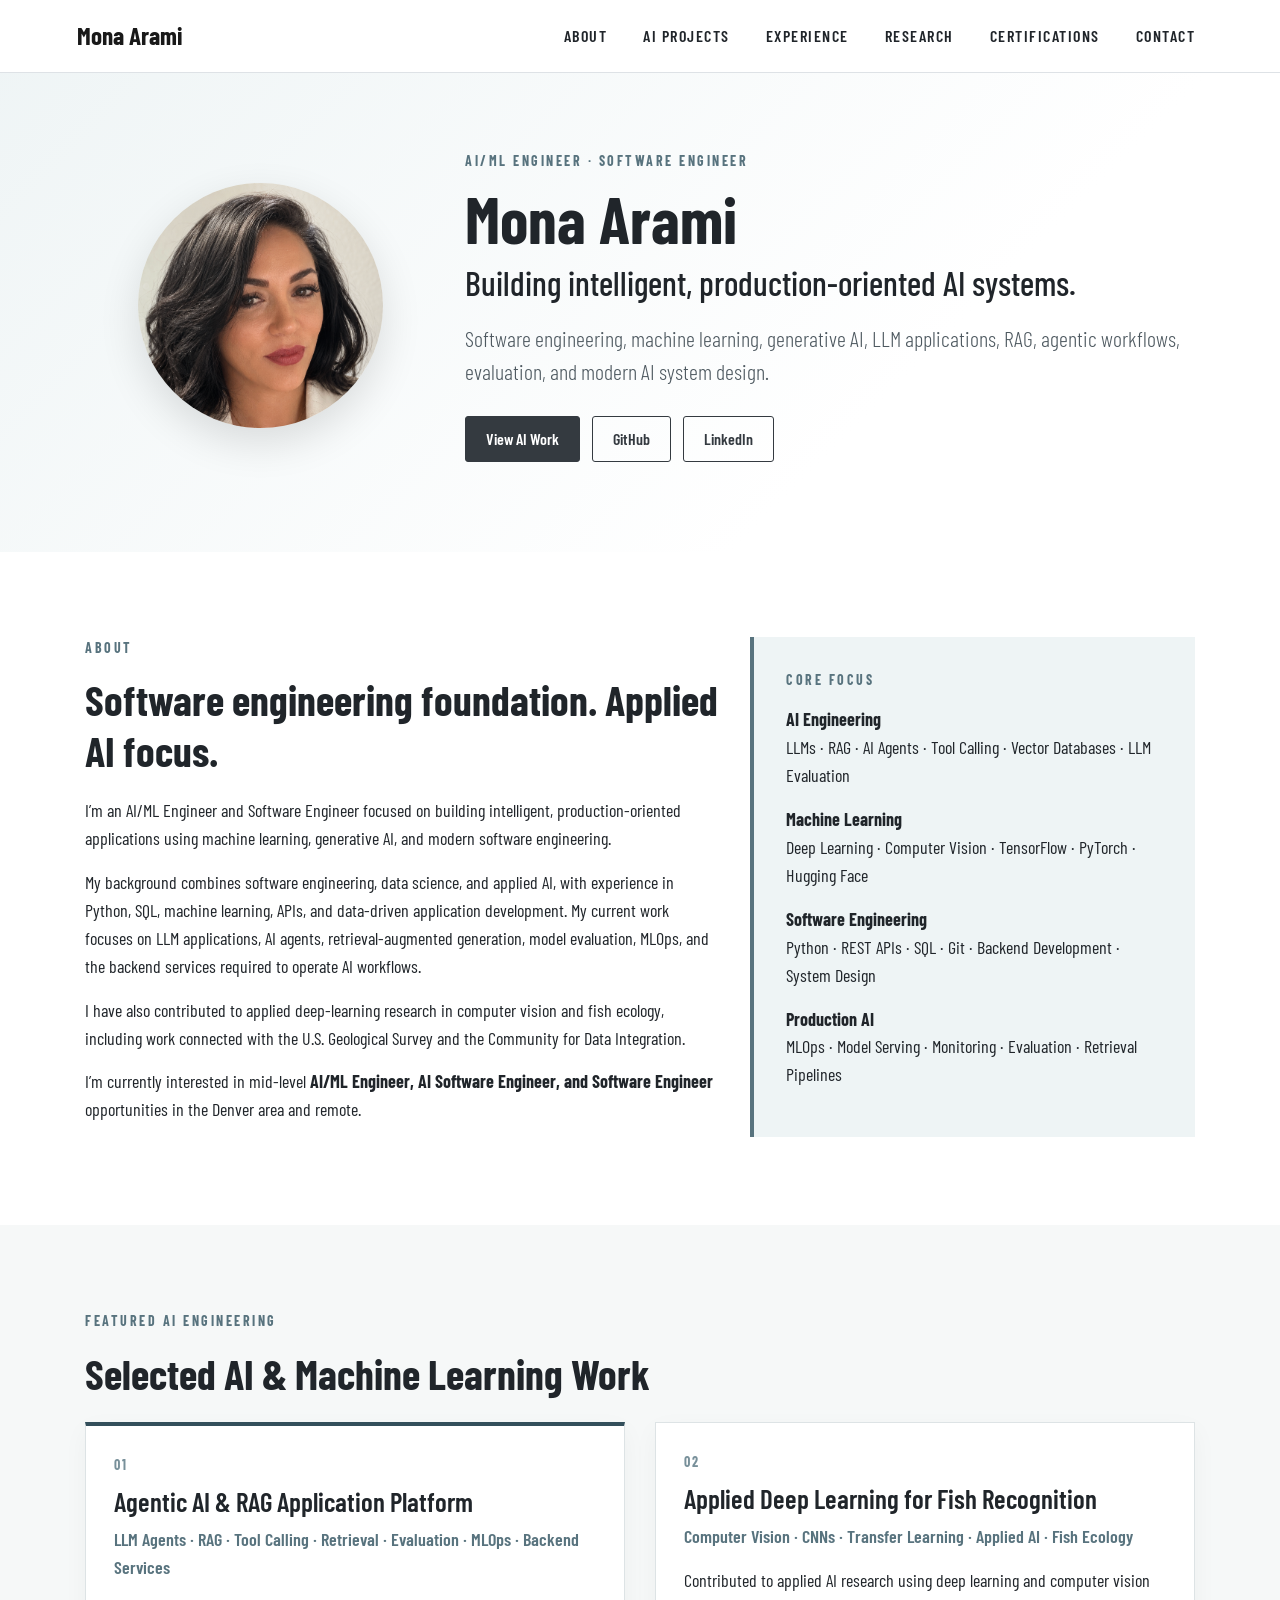
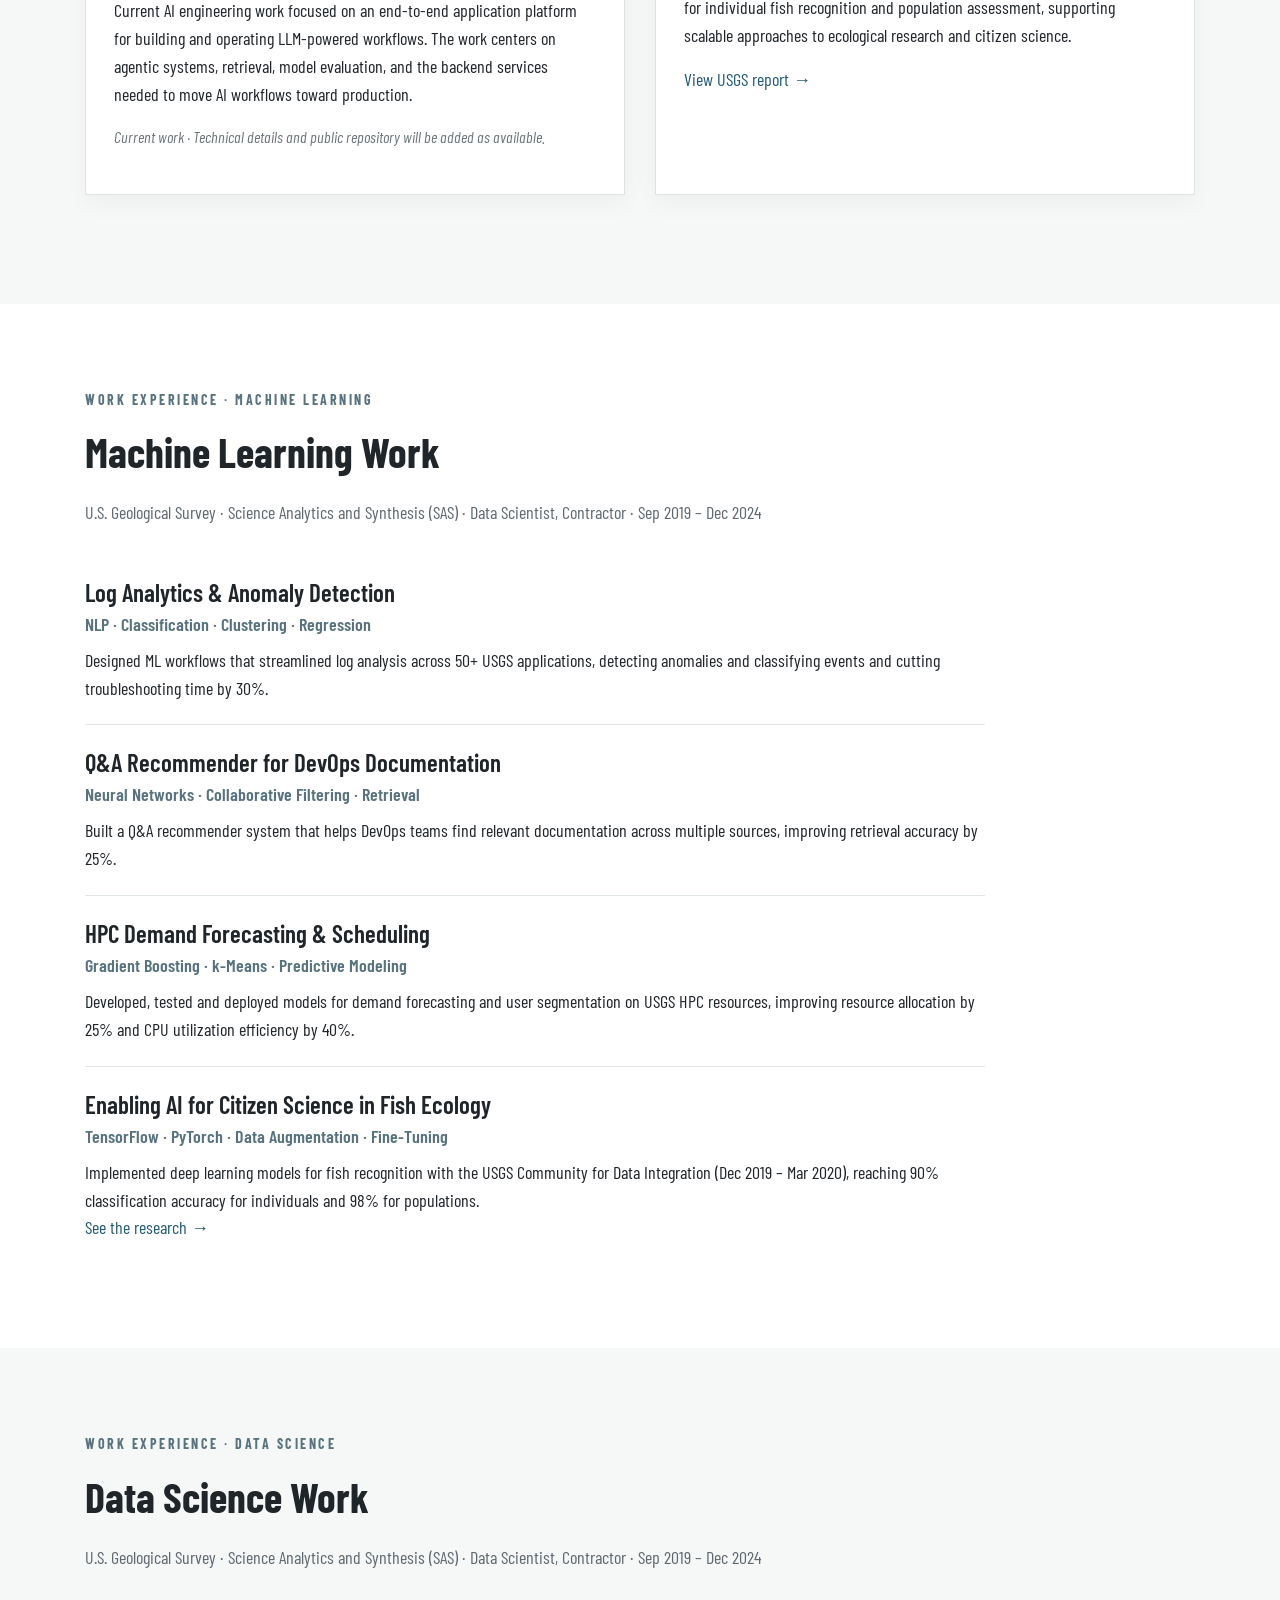
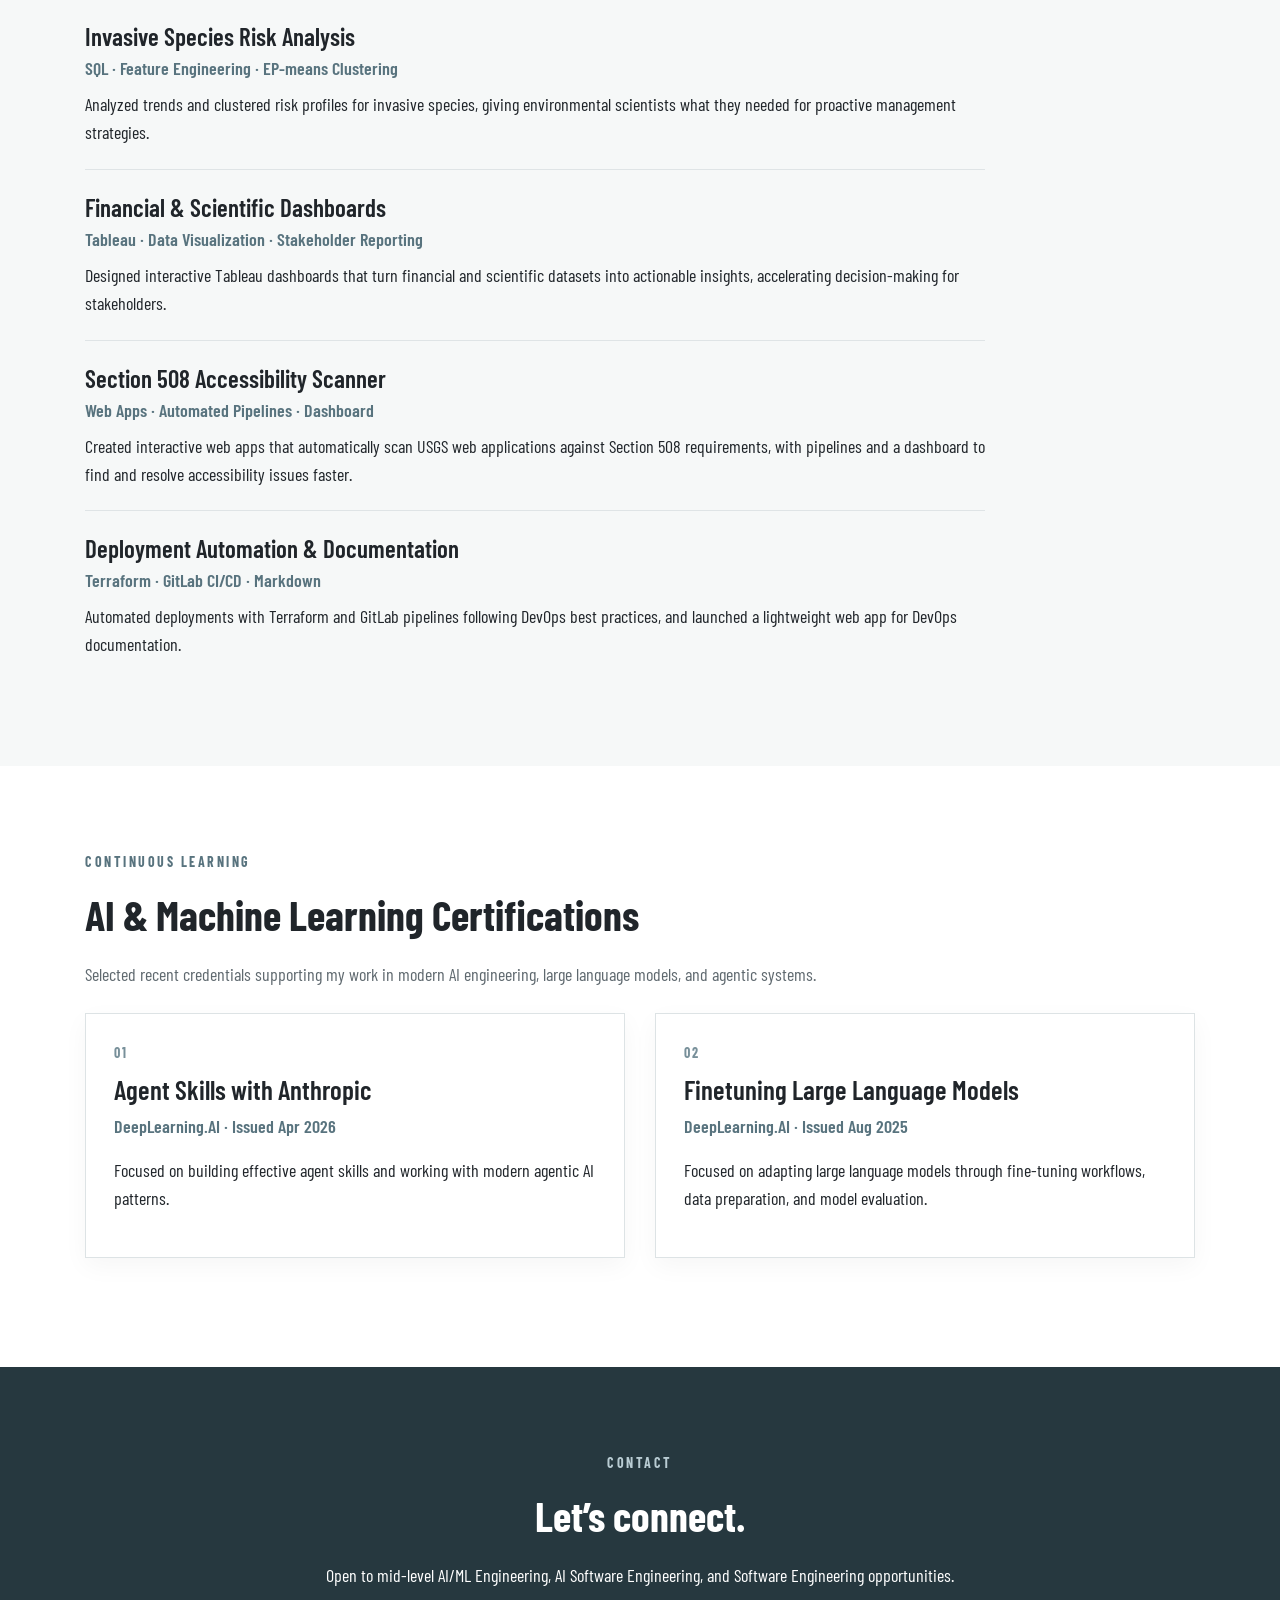
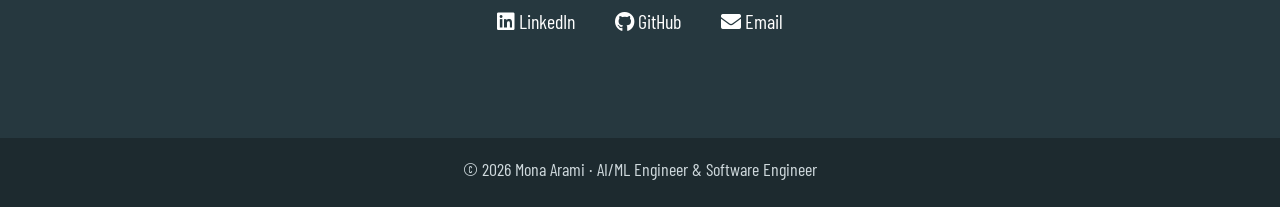
<file: index.html>
<!doctype html>
<html lang="en">
<head>
  <meta charset="utf-8">
  <meta name="viewport" content="width=device-width, initial-scale=1, shrink-to-fit=no">
  <meta name="description" content="Mona Arami — AI/ML Engineer and Software Engineer building production-oriented AI systems, LLM applications, RAG, agentic workflows, and machine learning solutions.">
  <link rel="stylesheet" href="https://stackpath.bootstrapcdn.com/bootstrap/4.1.3/css/bootstrap.min.css">
  <link rel="stylesheet" href="https://use.fontawesome.com/releases/v5.3.1/css/all.css">
  <link href="https://fonts.googleapis.com/css?family=Barlow+Condensed:400,500,600,700" rel="stylesheet">
  <link rel="stylesheet" href="assets/css/style.css">
  <title>Mona Arami | AI/ML Engineer & Software Engineer</title>
  <link rel="shortcut icon" href="Resources/Images/favicon.ico">
</head>
<body>
<nav class="navbar fixed-top navbar-expand-md navbar-light bg-white border-bottom" id="nav">
  <a class="navbar-brand" href="#home">Mona Arami</a>
  <button class="navbar-toggler" type="button" data-toggle="collapse" data-target="#navbarNavDropdown" aria-controls="navbarNavDropdown" aria-expanded="false" aria-label="Toggle navigation"><span class="navbar-toggler-icon"></span></button>
  <div class="collapse navbar-collapse" id="navbarNavDropdown">
    <ul class="navbar-nav ml-auto">
      <li class="nav-item"><a class="nav-link" href="#about">About</a></li>
      <li class="nav-item"><a class="nav-link" href="#projects">AI Projects</a></li>
      <li class="nav-item"><a class="nav-link" href="#experience">Experience</a></li>
      <li class="nav-item"><a class="nav-link" href="research.html">Research</a></li>
      <li class="nav-item"><a class="nav-link" href="#certifications">Certifications</a></li>
      <li class="nav-item"><a class="nav-link" href="#contact">Contact</a></li>
    </ul>
  </div>
</nav>

<header id="home" class="hero-section">
  <div class="container">
    <div class="row align-items-center">
      <div class="col-md-4 text-center mb-4 mb-md-0">
        <img src="Resources/Images/mona-profile-2026.png" class="profile-photo" alt="Mona Arami">
      </div>
      <div class="col-md-8">
        <p class="eyebrow">AI/ML ENGINEER · SOFTWARE ENGINEER</p>
        <h1>Mona Arami</h1>
        <h2>Building intelligent, production-oriented AI systems.</h2>
        <p class="lead">Software engineering, machine learning, generative AI, LLM applications, RAG, agentic workflows, evaluation, and modern AI system design.</p>
        <div class="hero-links">
          <a class="btn btn-dark mr-2" href="#projects">View AI Work</a>
          <a class="btn btn-outline-dark mr-2" href="https://github.com/Mona-Arami" target="_blank" rel="noopener">GitHub</a>
          <a class="btn btn-outline-dark" href="https://www.linkedin.com/in/mona-arami/" target="_blank" rel="noopener">LinkedIn</a>
        </div>
      </div>
    </div>
  </div>
</header>

<section id="about" class="section">
  <div class="container">
    <div class="row">
      <div class="col-lg-7">
        <p class="section-label">ABOUT</p>
        <h2>Software engineering foundation. Applied AI focus.</h2>
        <p>I’m an AI/ML Engineer and Software Engineer focused on building intelligent, production-oriented applications using machine learning, generative AI, and modern software engineering.</p>
        <p>My background combines software engineering, data science, and applied AI, with experience in Python, SQL, machine learning, APIs, and data-driven application development. My current work focuses on LLM applications, AI agents, retrieval-augmented generation, model evaluation, MLOps, and the backend services required to operate AI workflows.</p>
        <p>I have also contributed to applied deep-learning research in computer vision and fish ecology, including work connected with the U.S. Geological Survey and the Community for Data Integration.</p>
        <p>I’m currently interested in mid-level <strong>AI/ML Engineer, AI Software Engineer, and Software Engineer</strong> opportunities in the Denver area and remote.</p>
      </div>
      <div class="col-lg-5">
        <div class="skills-panel">
          <p class="section-label">CORE FOCUS</p>
          <p><strong>AI Engineering</strong><br>LLMs · RAG · AI Agents · Tool Calling · Vector Databases · LLM Evaluation</p>
          <p><strong>Machine Learning</strong><br>Deep Learning · Computer Vision · TensorFlow · PyTorch · Hugging Face</p>
          <p><strong>Software Engineering</strong><br>Python · REST APIs · SQL · Git · Backend Development · System Design</p>
          <p><strong>Production AI</strong><br>MLOps · Model Serving · Monitoring · Evaluation · Retrieval Pipelines</p>
        </div>
      </div>
    </div>
  </div>
</section>

<section id="projects" class="section alt-section">
  <div class="container">
    <p class="section-label">FEATURED AI ENGINEERING</p>
    <h2>Selected AI & Machine Learning Work</h2>
    <div class="row mt-4">
      <div class="col-lg-6 mb-4">
        <div class="project-card featured-card h-100">
          <span class="project-number">01</span>
          <h3>Agentic AI & RAG Application Platform</h3>
          <p class="project-tags">LLM Agents · RAG · Tool Calling · Retrieval · Evaluation · MLOps · Backend Services</p>
          <p>Current AI engineering work focused on an end-to-end application platform for building and operating LLM-powered workflows. The work centers on agentic systems, retrieval, model evaluation, and the backend services needed to move AI workflows toward production.</p>
          <p class="status-note">Current work · Technical details and public repository will be added as available.</p>
        </div>
      </div>
      <div class="col-lg-6 mb-4">
        <div class="project-card h-100">
          <span class="project-number">02</span>
          <h3>Applied Deep Learning for Fish Recognition</h3>
          <p class="project-tags">Computer Vision · CNNs · Transfer Learning · Applied AI · Fish Ecology</p>
          <p>Contributed to applied AI research using deep learning and computer vision for individual fish recognition and population assessment, supporting scalable approaches to ecological research and citizen science.</p>
          <a href="https://pubs.usgs.gov/of/2024/1027/ofr20241027.pdf" target="_blank" rel="noopener">View USGS report →</a>
        </div>
      </div>
    </div>
  </div>
</section>

<section id="experience" class="section">
  <div class="container">
    <p class="section-label">WORK EXPERIENCE · MACHINE LEARNING</p>
    <h2>Machine Learning Work</h2>
    <p class="section-intro">U.S. Geological Survey · Science Analytics and Synthesis (SAS) · Data Scientist, Contractor · Sep 2019 – Dec 2024</p>
    <ul class="work-list">
      <li class="work-item">
        <h3>Log Analytics & Anomaly Detection</h3>
        <p class="project-tags">NLP · Classification · Clustering · Regression</p>
        <p>Designed ML workflows that streamlined log analysis across 50+ USGS applications, detecting anomalies and classifying events and cutting troubleshooting time by 30%.</p>
      </li>
      <li class="work-item">
        <h3>Q&A Recommender for DevOps Documentation</h3>
        <p class="project-tags">Neural Networks · Collaborative Filtering · Retrieval</p>
        <p>Built a Q&A recommender system that helps DevOps teams find relevant documentation across multiple sources, improving retrieval accuracy by 25%.</p>
      </li>
      <li class="work-item">
        <h3>HPC Demand Forecasting & Scheduling</h3>
        <p class="project-tags">Gradient Boosting · k-Means · Predictive Modeling</p>
        <p>Developed, tested and deployed models for demand forecasting and user segmentation on USGS HPC resources, improving resource allocation by 25% and CPU utilization efficiency by 40%.</p>
      </li>
      <li class="work-item">
        <h3>Enabling AI for Citizen Science in Fish Ecology</h3>
        <p class="project-tags">TensorFlow · PyTorch · Data Augmentation · Fine-Tuning</p>
        <p>Implemented deep learning models for fish recognition with the USGS Community for Data Integration (Dec 2019 – Mar 2020), reaching 90% classification accuracy for individuals and 98% for populations.</p>
        <a href="research.html">See the research →</a>
      </li>
    </ul>
  </div>
</section>

<section id="data-science" class="section alt-section">
  <div class="container">
    <p class="section-label">WORK EXPERIENCE · DATA SCIENCE</p>
    <h2>Data Science Work</h2>
    <p class="section-intro">U.S. Geological Survey · Science Analytics and Synthesis (SAS) · Data Scientist, Contractor · Sep 2019 – Dec 2024</p>
    <ul class="work-list">
      <li class="work-item">
        <h3>Invasive Species Risk Analysis</h3>
        <p class="project-tags">SQL · Feature Engineering · EP-means Clustering</p>
        <p>Analyzed trends and clustered risk profiles for invasive species, giving environmental scientists what they needed for proactive management strategies.</p>
      </li>
      <li class="work-item">
        <h3>Financial & Scientific Dashboards</h3>
        <p class="project-tags">Tableau · Data Visualization · Stakeholder Reporting</p>
        <p>Designed interactive Tableau dashboards that turn financial and scientific datasets into actionable insights, accelerating decision-making for stakeholders.</p>
      </li>
      <li class="work-item">
        <h3>Section 508 Accessibility Scanner</h3>
        <p class="project-tags">Web Apps · Automated Pipelines · Dashboard</p>
        <p>Created interactive web apps that automatically scan USGS web applications against Section 508 requirements, with pipelines and a dashboard to find and resolve accessibility issues faster.</p>
      </li>
      <li class="work-item">
        <h3>Deployment Automation & Documentation</h3>
        <p class="project-tags">Terraform · GitLab CI/CD · Markdown</p>
        <p>Automated deployments with Terraform and GitLab pipelines following DevOps best practices, and launched a lightweight web app for DevOps documentation.</p>
      </li>
    </ul>
  </div>
</section>

<section id="certifications" class="section">
  <div class="container">
    <p class="section-label">CONTINUOUS LEARNING</p>
    <h2>AI & Machine Learning Certifications</h2>
    <p class="section-intro">Selected recent credentials supporting my work in modern AI engineering, large language models, and agentic systems.</p>
    <div class="row mt-4">
      <div class="col-md-6 mb-4">
        <div class="project-card h-100">
          <span class="project-number">01</span>
          <h3>Agent Skills with Anthropic</h3>
          <p class="project-tags">DeepLearning.AI · Issued Apr 2026</p>
          <p>Focused on building effective agent skills and working with modern agentic AI patterns.</p>
        </div>
      </div>
      <div class="col-md-6 mb-4">
        <div class="project-card h-100">
          <span class="project-number">02</span>
          <h3>Finetuning Large Language Models</h3>
          <p class="project-tags">DeepLearning.AI · Issued Aug 2025</p>
          <p>Focused on adapting large language models through fine-tuning workflows, data preparation, and model evaluation.</p>
        </div>
      </div>
    </div>
  </div>
</section>

<section id="contact" class="section contact-section">
  <div class="container text-center">
    <p class="section-label">CONTACT</p>
    <h2>Let’s connect.</h2>
    <p>Open to mid-level AI/ML Engineering, AI Software Engineering, and Software Engineering opportunities.</p>
    <p class="contact-links">
      <a href="https://www.linkedin.com/in/mona-arami/" target="_blank" rel="noopener"><i class="fab fa-linkedin"></i> LinkedIn</a>
      <a href="https://github.com/Mona-Arami" target="_blank" rel="noopener"><i class="fab fa-github"></i> GitHub</a>
      <a href="mailto:monaarami73@gmail.com"><i class="fas fa-envelope"></i> Email</a>
    </p>
  </div>
</section>

<footer class="footer"><div class="container"><p>© 2026 Mona Arami · AI/ML Engineer & Software Engineer</p></div></footer>
<script src="https://code.jquery.com/jquery-3.3.1.slim.min.js"></script>
<script src="https://cdnjs.cloudflare.com/ajax/libs/popper.js/1.14.3/umd/popper.min.js"></script>
<script src="https://stackpath.bootstrapcdn.com/bootstrap/4.1.3/js/bootstrap.min.js"></script>
</body>
</html>
</file>
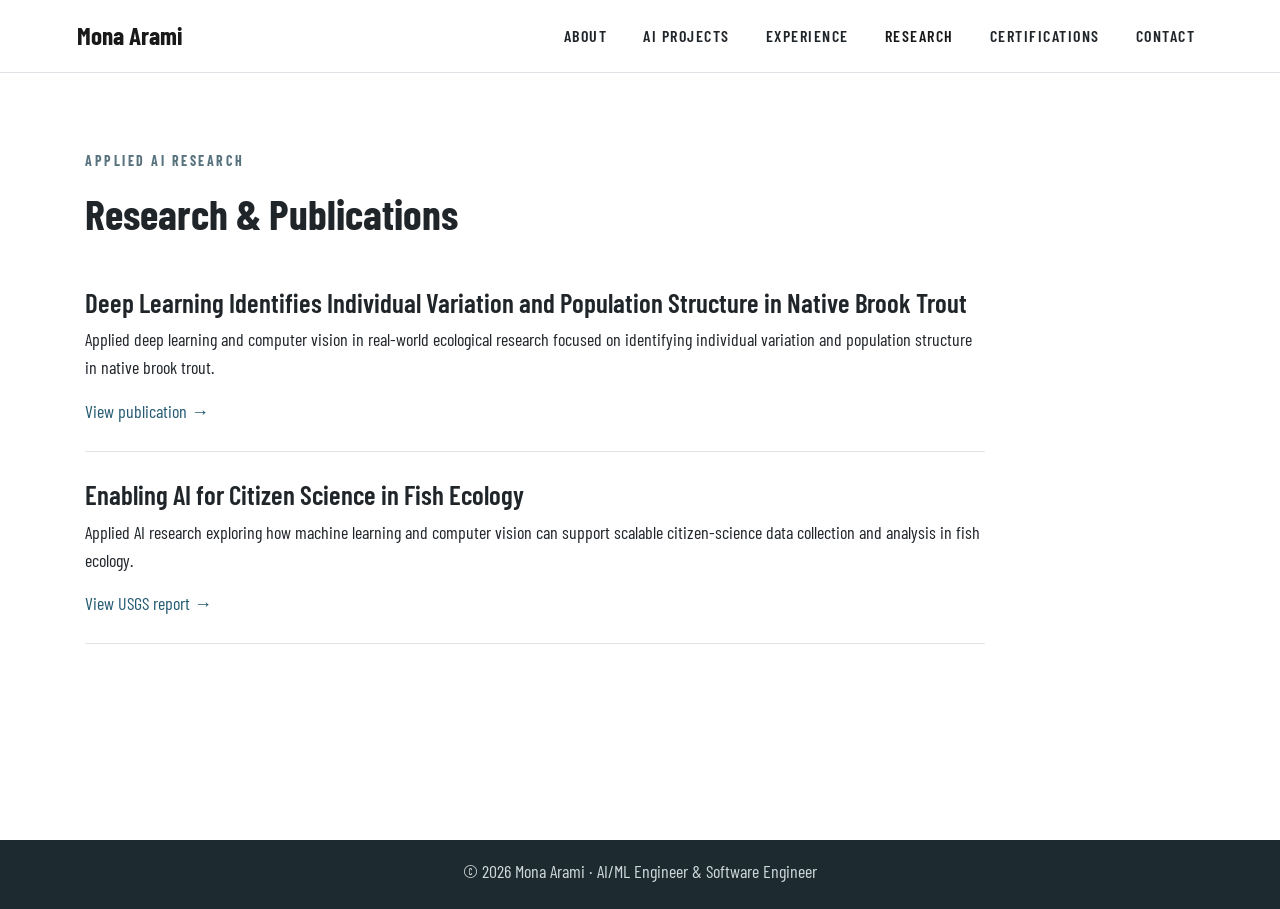
<file: research.html>
<!doctype html>
<html lang="en">
<head>
  <meta charset="utf-8">
  <meta name="viewport" content="width=device-width, initial-scale=1, shrink-to-fit=no">
  <meta name="description" content="Mona Arami — AI/ML Engineer and Software Engineer building production-oriented AI systems, LLM applications, RAG, agentic workflows, and machine learning solutions.">
  <link rel="stylesheet" href="https://stackpath.bootstrapcdn.com/bootstrap/4.1.3/css/bootstrap.min.css">
  <link rel="stylesheet" href="https://use.fontawesome.com/releases/v5.3.1/css/all.css">
  <link href="https://fonts.googleapis.com/css?family=Barlow+Condensed:400,500,600,700" rel="stylesheet">
  <link rel="stylesheet" href="assets/css/style.css">
  <title>Research | Mona Arami</title>
  <link rel="shortcut icon" href="Resources/Images/favicon.ico">
</head>
<body>
<nav class="navbar fixed-top navbar-expand-md navbar-light bg-white border-bottom" id="nav">
  <a class="navbar-brand" href="index.html">Mona Arami</a>
  <button class="navbar-toggler" type="button" data-toggle="collapse" data-target="#navbarNavDropdown" aria-controls="navbarNavDropdown" aria-expanded="false" aria-label="Toggle navigation"><span class="navbar-toggler-icon"></span></button>
  <div class="collapse navbar-collapse" id="navbarNavDropdown">
    <ul class="navbar-nav ml-auto">
      <li class="nav-item"><a class="nav-link" href="index.html#about">About</a></li>
      <li class="nav-item"><a class="nav-link" href="index.html#projects">AI Projects</a></li>
      <li class="nav-item"><a class="nav-link" href="index.html#experience">Experience</a></li>
      <li class="nav-item active"><a class="nav-link" href="research.html">Research</a></li>
      <li class="nav-item"><a class="nav-link" href="index.html#certifications">Certifications</a></li>
      <li class="nav-item"><a class="nav-link" href="index.html#contact">Contact</a></li>
    </ul>
  </div>
</nav>

<section id="research" class="section page-section">
  <div class="container">
    <p class="section-label">APPLIED AI RESEARCH</p>
    <h2>Research & Publications</h2>
    <div class="research-item">
      <h3>Deep Learning Identifies Individual Variation and Population Structure in Native Brook Trout</h3>
      <p>Applied deep learning and computer vision in real-world ecological research focused on identifying individual variation and population structure in native brook trout.</p>
      <a href="https://esip.figshare.com/articles/poster/Deep_learning_identifies_individual_variation_and_population_structure_in_native_brook_trout/12602114" target="_blank" rel="noopener">View publication →</a>
    </div>
    <div class="research-item">
      <h3>Enabling AI for Citizen Science in Fish Ecology</h3>
      <p>Applied AI research exploring how machine learning and computer vision can support scalable citizen-science data collection and analysis in fish ecology.</p>
      <a href="https://pubs.usgs.gov/of/2024/1027/ofr20241027.pdf" target="_blank" rel="noopener">View USGS report →</a>
    </div>
  </div>
</section>

<footer class="footer"><div class="container"><p>© 2026 Mona Arami · AI/ML Engineer & Software Engineer</p></div></footer>
<script src="https://code.jquery.com/jquery-3.3.1.slim.min.js"></script>
<script src="https://cdnjs.cloudflare.com/ajax/libs/popper.js/1.14.3/umd/popper.min.js"></script>
<script src="https://stackpath.bootstrapcdn.com/bootstrap/4.1.3/js/bootstrap.min.js"></script>
</body>
</html>
</file>
<file: assets/css/style.css>
html { scroll-behavior: smooth; }
body { margin:0; font-family:'Barlow Condensed',sans-serif; color:#20252a; background:#fff; font-size:18px; }
a { color:#245a72; text-decoration:none; } a:hover { color:#173c4d; text-decoration:none; }
.navbar { padding:12px 6%; }
.navbar-brand { font-weight:700; font-size:25px; }
.navbar-light .navbar-nav .nav-link { color:#20252a; font-size:16px; font-weight:600; margin-left:20px; letter-spacing:1.5px; text-transform:uppercase; }
.hero-section { padding:150px 0 90px; background:linear-gradient(135deg,#eef4f5 0%,#fff 70%); }
.profile-photo { width:245px; height:245px; object-fit:cover; border-radius:50%; box-shadow:0 15px 40px rgba(0,0,0,.12); }
.eyebrow,.section-label { font-size:14px; letter-spacing:2.5px; font-weight:700; color:#58737e; text-transform:uppercase; }
.hero-section h1 { font-size:64px; line-height:1; font-weight:700; margin:8px 0 12px; }
.hero-section h2 { font-size:34px; font-weight:500; margin-bottom:18px; }
.hero-section .lead { font-size:22px; max-width:760px; color:#4e5960; }
.hero-links { margin-top:28px; }
.btn { border-radius:3px; padding:10px 20px; font-weight:600; }
.section { padding:85px 0; }
.alt-section { background:#f6f8f8; }
.section h2 { font-size:42px; font-weight:700; margin-bottom:22px; }
.section h3 { font-size:27px; font-weight:600; }
.section p { line-height:1.55; }
.skills-panel { background:#eef4f5; padding:32px; border-left:4px solid #58737e; }
.project-card { background:#fff; padding:28px; border:1px solid #dde3e5; box-shadow:0 8px 24px rgba(0,0,0,.04); }
.featured-card { border-top:4px solid #334f5b; }
.project-number { display:block; font-size:14px; font-weight:700; letter-spacing:2px; color:#78909a; margin-bottom:10px; }
.project-tags { color:#58737e; font-weight:600; }
.status-note { font-size:16px; color:#6b7479; font-style:italic; }
.project-card img { width:100%; height:170px; object-fit:cover; margin:-28px -28px 22px; width:calc(100% + 56px); }
.research-item { padding:26px 0; border-bottom:1px solid #dfe4e6; max-width:900px; }
.section-intro { max-width:750px; color:#5f696f; }
.contact-section { background:#26383f; color:#fff; }
.contact-section .section-label { color:#b9ccd3; }
.contact-links a { color:#fff; margin:0 18px; font-size:20px; }
.footer { background:#1d2a2f; color:#cfd9dd; text-align:center; padding:18px 0 8px; }
@media (max-width:767px){ .hero-section{padding:120px 20px 65px;} .hero-section h1{font-size:48px;} .hero-section h2{font-size:28px;} .section{padding:60px 20px;} .navbar-light .navbar-nav .nav-link{margin-left:0;} .contact-links a{display:block;margin:12px 0;} }
.page-section { padding-top:150px; min-height:calc(100vh - 60px); }
@media (max-width:767px){ .page-section{padding-top:120px;} }
section[id] { scroll-margin-top:70px; }
.work-list { list-style:none; padding:0; margin:28px 0 0; max-width:900px; }
.work-item { padding:22px 0; border-bottom:1px solid #dfe4e6; }
.work-item:last-child { border-bottom:0; }
.work-item h3 { font-size:25px; margin-bottom:4px; }
.work-item .project-tags { margin-bottom:8px; }
.work-item p:last-of-type { margin-bottom:0; }
</file>
